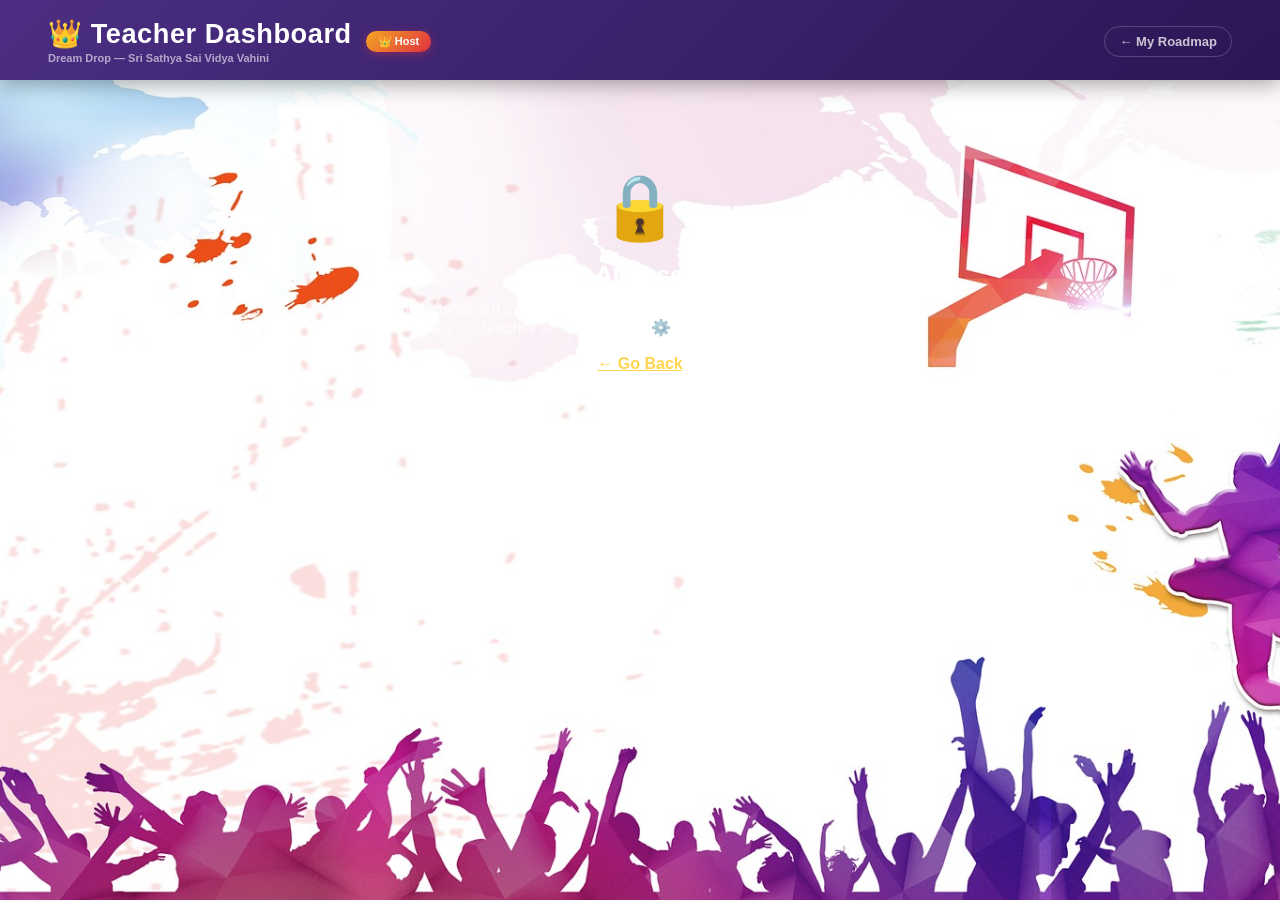
<file: host-dashboard.html>
<!DOCTYPE html>
<html lang="en">
<head>
  <meta charset="UTF-8">
  <meta name="viewport" content="width=device-width, initial-scale=1.0, maximum-scale=1.0, user-scalable=no">
  <title>Dream Drop — Teacher Dashboard</title>
  <style>
    *, *::before, *::after { box-sizing: border-box; margin: 0; padding: 0; }

    body {
      font-family: 'Segoe UI', Arial, sans-serif;
      background: url('Images/Common_Images/bg2.jpg') no-repeat center center / cover;
      background-color: #1a1a2e;
      min-height: 100vh;
      padding: 0 0 6vh;
      overflow-x: hidden;
    }

    /* ── Header ───────────────────────────────────────────── */
    .dash-header {
      background: linear-gradient(135deg, #4b2e83, #2c1654);
      padding: 18px clamp(16px,4vw,48px) 16px;
      display: flex;
      align-items: center;
      justify-content: space-between;
      gap: 12px;
      flex-wrap: wrap;
      box-shadow: 0 4px 20px rgba(0,0,0,0.35);
      position: sticky;
      top: 0;
      z-index: 100;
    }
    .dash-header .h-left { display: flex; align-items: center; gap: 14px; }
    .dash-title { font-size: clamp(1.1rem,3vw,1.7rem); font-weight: 900; color: #fff; letter-spacing: 0.02em; }
    .dash-sub   { font-size: 11px; color: rgba(255,255,255,0.6); font-weight: 600; margin-top: 2px; }
    .host-chip  {
      background: linear-gradient(135deg,#f5a623,#e03040);
      color: #fff; font-size: 11px; font-weight: 900;
      border-radius: 20px; padding: 4px 12px;
      display: flex; align-items: center; gap: 5px;
      box-shadow: 0 2px 8px rgba(229,48,64,0.4);
    }
    .back-link {
      color: rgba(255,255,255,0.75);
      text-decoration: none;
      font-size: 13px;
      font-weight: 700;
      display: flex; align-items: center; gap: 6px;
      padding: 7px 14px;
      border-radius: 20px;
      border: 1.5px solid rgba(255,255,255,0.2);
      transition: background 0.15s;
    }
    .back-link:hover { background: rgba(255,255,255,0.12); }

    /* ── Page body ────────────────────────────────────────── */
    .dash-body { max-width: 1100px; margin: 0 auto; padding: clamp(16px,3vw,32px) clamp(12px,3vw,32px); }

    /* ── Access denied ────────────────────────────────────── */
    #access-denied {
      display: none;
      text-align: center;
      padding: 10vh 2vw;
      color: #fff;
    }
    #access-denied .ad-icon { font-size: 4rem; margin-bottom: 16px; }
    #access-denied h2 { font-size: 1.6rem; margin-bottom: 10px; }
    #access-denied p  { font-size: 1rem; opacity: 0.7; }

    /* ── Class summary bar ────────────────────────────────── */
    .class-summary {
      display: grid;
      grid-template-columns: repeat(auto-fit, minmax(130px, 1fr));
      gap: 12px;
      margin-bottom: 28px;
    }
    .cs-card {
      background: rgba(255,255,255,0.93);
      border-radius: 16px;
      padding: 16px 12px;
      text-align: center;
      box-shadow: 0 4px 16px rgba(0,0,0,0.12);
    }
    .cs-icon  { font-size: 1.6rem; margin-bottom: 4px; }
    .cs-value { font-size: 1.4rem; font-weight: 900; color: #4b2e83; display: block; }
    .cs-label { font-size: 11px; color: #777; font-weight: 700; margin-top: 2px; text-transform: uppercase; letter-spacing: 0.05em; }

    /* ── Section heading ──────────────────────────────────── */
    .section-head {
      display: flex;
      align-items: center;
      justify-content: space-between;
      margin: 24px 0 14px;
      flex-wrap: wrap;
      gap: 10px;
    }
    .section-head h2 {
      font-size: clamp(1rem,2.5vw,1.3rem);
      font-weight: 900;
      color: #fff;
      text-shadow: 0 2px 8px rgba(0,0,0,0.4);
    }
    .section-head .sh-right { display: flex; gap: 8px; align-items: center; }

    /* Search + sort controls */
    #student-search {
      padding: 8px 14px;
      border-radius: 20px;
      border: 2px solid rgba(255,255,255,0.3);
      background: rgba(255,255,255,0.15);
      color: #fff;
      font-size: 13px;
      font-family: 'Segoe UI', Arial, sans-serif;
      outline: none;
      width: 180px;
      transition: border 0.15s, background 0.15s;
    }
    #student-search::placeholder { color: rgba(255,255,255,0.5); }
    #student-search:focus { border-color: rgba(255,255,255,0.7); background: rgba(255,255,255,0.22); }
    .sort-btn {
      padding: 7px 14px;
      border-radius: 20px;
      border: 1.5px solid rgba(255,255,255,0.3);
      background: rgba(255,255,255,0.12);
      color: rgba(255,255,255,0.85);
      font-size: 12px; font-weight: 700;
      cursor: pointer;
      transition: background 0.12s;
      font-family: 'Segoe UI', Arial, sans-serif;
    }
    .sort-btn.active, .sort-btn:hover { background: rgba(255,255,255,0.28); color: #fff; }

    /* ── Student grid ─────────────────────────────────────── */
    #student-grid {
      display: grid;
      grid-template-columns: repeat(auto-fill, minmax(300px, 1fr));
      gap: 18px;
    }

    /* ── Student card ─────────────────────────────────────── */
    .student-card {
      background: rgba(255,255,255,0.96);
      border-radius: 18px;
      overflow: hidden;
      box-shadow: 0 6px 24px rgba(0,0,0,0.15);
      transition: transform 0.18s, box-shadow 0.18s;
    }
    .student-card:hover { transform: translateY(-4px); box-shadow: 0 12px 32px rgba(0,0,0,0.22); }

    .sc-top {
      display: flex;
      align-items: center;
      gap: 14px;
      padding: 16px 18px 12px;
      border-bottom: 1px solid #f0f0f5;
    }
    .sc-photo {
      width: 54px; height: 54px;
      border-radius: 50%;
      object-fit: cover;
      border: 3px solid #4b2e83;
      flex-shrink: 0;
    }
    .sc-info { flex: 1; min-width: 0; }
    .sc-name {
      font-size: 1rem; font-weight: 900; color: #1a1a2e;
      white-space: nowrap; overflow: hidden; text-overflow: ellipsis;
    }
    .sc-jersey {
      display: inline-flex; align-items: center; gap: 5px;
      font-size: 11px; font-weight: 700; color: #666; margin-top: 3px;
    }
    .jersey-dot {
      width: 10px; height: 10px; border-radius: 50%;
      display: inline-block;
    }
    .sc-grade {
      font-size: 1.4rem; font-weight: 900;
      text-align: center;
      min-width: 38px;
    }

    /* Grade colours */
    .grade-s  { color: #7c4dff; }
    .grade-a  { color: #2ecc71; }
    .grade-b  { color: #1e88e5; }
    .grade-c  { color: #f5a623; }
    .grade-d  { color: #e03040; }
    .grade-nd { color: #aaa; }

    /* Progress bar inside card */
    .sc-progress-wrap {
      padding: 10px 18px 8px;
      border-bottom: 1px solid #f0f0f5;
    }
    .sc-progress-row {
      display: flex; justify-content: space-between;
      font-size: 11px; color: #888; font-weight: 700;
      margin-bottom: 5px;
    }
    .sc-prog-bar {
      height: 8px; background: #eee; border-radius: 6px; overflow: hidden;
    }
    .sc-prog-fill {
      height: 100%; border-radius: 6px;
      background: linear-gradient(90deg, #4b2e83, #7c4dff);
      transition: width 0.5s;
    }

    /* Stats row */
    .sc-stats {
      display: grid;
      grid-template-columns: repeat(3,1fr);
      gap: 0;
      border-bottom: 1px solid #f0f0f5;
    }
    .sc-stat {
      text-align: center;
      padding: 10px 6px;
      border-right: 1px solid #f5f5f8;
    }
    .sc-stat:last-child { border-right: none; }
    .sc-stat-val { font-size: 1rem; font-weight: 900; color: #1a1a2e; display: block; }
    .sc-stat-lbl { font-size: 10px; color: #999; font-weight: 700; margin-top: 2px; text-transform: uppercase; letter-spacing: 0.04em; }

    /* Badges preview */
    .sc-badges {
      padding: 8px 18px;
      display: flex;
      flex-wrap: wrap;
      gap: 4px;
      min-height: 34px;
      border-bottom: 1px solid #f0f0f5;
    }
    .sc-badge-icon { font-size: 1.2rem; }
    .sc-badge-none { font-size: 11px; color: #ccc; align-self: center; }

    /* Action buttons */
    .sc-actions {
      display: flex;
      gap: 8px;
      padding: 12px 18px;
    }
    .sc-btn {
      flex: 1;
      padding: 9px 10px;
      border-radius: 10px;
      border: none;
      font-size: 12px; font-weight: 800;
      cursor: pointer;
      font-family: 'Segoe UI', Arial, sans-serif;
      transition: opacity 0.12s, transform 0.1s;
      text-decoration: none;
      display: flex; align-items: center; justify-content: center;
      gap: 5px;
    }
    .sc-btn:hover  { opacity: 0.88; transform: scale(1.02); }
    .sc-btn:active { transform: scale(0.97); }
    .sc-btn.roadmap  { background: #4b2e83; color: #fff; }
    .sc-btn.analytics { background: #1e88e5; color: #fff; }
    .sc-btn.reset    { background: #fff0f0; color: #e03040; border: 1.5px solid #f5b5b5; }

    /* ── Analytics modal ──────────────────────────────────── */
    #analytics-modal {
      display: none;
      position: fixed;
      inset: 0;
      z-index: 9000;
      background: rgba(0,0,0,0.7);
      align-items: center;
      justify-content: center;
      padding: 20px;
    }
    #analytics-modal.open { display: flex; }
    .am-panel {
      background: #fff;
      border-radius: 20px;
      width: 100%;
      max-width: 620px;
      max-height: 85vh;
      overflow-y: auto;
      box-shadow: 0 20px 60px rgba(0,0,0,0.4);
    }
    .am-header {
      background: linear-gradient(135deg,#1e88e5,#1565c0);
      padding: 16px 20px;
      border-radius: 20px 20px 0 0;
      display: flex; align-items: center; justify-content: space-between;
      color: #fff;
      position: sticky; top: 0; z-index: 2;
    }
    .am-title { font-size: 1rem; font-weight: 900; }
    .am-close {
      background: rgba(255,255,255,0.18); border: none;
      border-radius: 50%; width: 30px; height: 30px;
      font-size: 16px; cursor: pointer; color: #fff;
      display: flex; align-items: center; justify-content: center;
    }
    .am-close:hover { background: rgba(255,255,255,0.3); }
    .am-body { padding: 20px; }

    .am-empty {
      text-align: center;
      padding: 40px 20px;
      color: #aaa;
    }
    .am-empty .am-empty-icon { font-size: 3rem; margin-bottom: 12px; }

    /* Analytics level list */
    .am-level-item {
      border: 1.5px solid #e8ecf5;
      border-radius: 12px;
      padding: 14px 16px;
      margin-bottom: 10px;
    }
    .am-level-head {
      display: flex; align-items: center; justify-content: space-between;
      margin-bottom: 10px;
    }
    .am-level-name { font-size: 14px; font-weight: 900; color: #1a1a2e; }
    .am-level-time { font-size: 11px; color: #aaa; }
    .am-level-stats {
      display: grid;
      grid-template-columns: repeat(3,1fr);
      gap: 8px;
    }
    .am-stat-box {
      background: #f5f7fc;
      border-radius: 8px;
      padding: 8px 6px;
      text-align: center;
    }
    .am-stat-val { font-size: 1rem; font-weight: 900; color: #4b2e83; display: block; }
    .am-stat-lbl { font-size: 10px; color: #999; font-weight: 700; text-transform: uppercase; }

    /* Path preview in analytics */
    .am-path-wrap {
      margin-top: 10px;
      background: #f5f7fc;
      border-radius: 8px;
      height: 80px;
      overflow: hidden;
      position: relative;
    }
    .am-path-canvas { width: 100%; height: 100%; }

    /* ── No students state ────────────────────────────────── */
    .no-students {
      text-align: center;
      padding: 6vh 2vw;
      color: rgba(255,255,255,0.7);
    }
    .no-students .ns-icon { font-size: 3rem; margin-bottom: 12px; }

    /* ── Responsive ───────────────────────────────────────── */
    @media (max-width: 500px) {
      #student-grid { grid-template-columns: 1fr; }
      .class-summary { grid-template-columns: repeat(3,1fr); }
    }
  </style>
</head>
<body>

  <!-- ── Header ── -->
  <div class="dash-header">
    <div class="h-left">
      <div>
        <div class="dash-title">👑 Teacher Dashboard</div>
        <div class="dash-sub">Dream Drop — Sri Sathya Sai Vidya Vahini</div>
      </div>
      <div class="host-chip" id="host-name-chip">👑 Host</div>
    </div>
    <a href="roadmap.html" class="back-link">← My Roadmap</a>
  </div>

  <!-- ── Access denied (non-host) ── -->
  <div id="access-denied">
    <div class="ad-icon">🔒</div>
    <h2>Host Access Only</h2>
    <p>This dashboard is only available to the assigned Host / Teacher player.<br>
       Ask your teacher to set a Host in ⚙️ Settings on the login page.</p>
    <br>
    <a href="roadmap.html" style="color:#ffd54f;font-weight:800;">← Go Back</a>
  </div>

  <!-- ── Main dashboard content ── -->
  <div class="dash-body" id="dash-content" style="display:none;">

    <!-- Class summary -->
    <div id="class-summary" class="class-summary"></div>

    <!-- Students section -->
    <div class="section-head">
      <h2>👥 All Students</h2>
      <div class="sh-right">
        <input id="student-search" type="text" placeholder="🔍 Search student…" oninput="filterStudents()">
        <button class="sort-btn active" id="sort-name"     onclick="sortStudents('name')">A–Z</button>
        <button class="sort-btn"       id="sort-progress"  onclick="sortStudents('progress')">Progress ↓</button>
        <button class="sort-btn"       id="sort-grade"     onclick="sortStudents('grade')">Grade</button>
      </div>
    </div>

    <div id="student-grid"></div>
    <div id="no-students" class="no-students" style="display:none;">
      <div class="ns-icon">👤</div>
      <p>No students yet. Add players on the login page.</p>
    </div>
  </div>

  <!-- ── Analytics modal ── -->
  <div id="analytics-modal">
    <div class="am-panel">
      <div class="am-header">
        <div class="am-title" id="am-title">Mouse Analytics</div>
        <button class="am-close" onclick="closeAnalytics()">✕</button>
      </div>
      <div class="am-body" id="am-body"></div>
    </div>
  </div>

  <script>
  // =============================================================
  // DREAM DROP — HOST DASHBOARD
  // =============================================================

  var BADGE_DEFS = {
    first_drop:  { icon:'🏀', name:'First Drop' },
    speed_demon: { icon:'⚡', name:'Speed Demon' },
    no_miss:     { icon:'🎯', name:'Perfect Shot' },
    hat_trick:   { icon:'🎩', name:'Hat Trick' },
    level_5:     { icon:'⭐', name:'Rising Star' },
    level_10:    { icon:'🌟', name:'All Star' },
    level_15:    { icon:'🏆', name:'Champion' },
    level_20:    { icon:'💎', name:'Diamond Player' },
    level_25:    { icon:'🚀', name:'Rocket' },
    level_30:    { icon:'👑', name:'Dream Drop King' },
    comeback:    { icon:'💪', name:'Comeback Kid' },
    hard_mode:   { icon:'🔥', name:'Fire Starter' },
    marathon:    { icon:'⏱️', name:'Marathon' },
  };

  var TOTAL_LEVELS = 33;

  // ── Access check ────────────────────────────────────────────
  var currentPid = localStorage.getItem('dreamdrop_current_player');
  var hostId     = localStorage.getItem('dreamdrop_host_player');
  var isHost     = currentPid && hostId && currentPid === hostId;

  if (!isHost) {
    document.getElementById('access-denied').style.display = 'block';
  } else {
    document.getElementById('dash-content').style.display = 'block';

    // Show host name in chip
    try {
      var allPlayers = JSON.parse(localStorage.getItem('dreamdrop_players') || '[]');
      var hostPlayer = allPlayers.find(function(p){ return p.id === hostId; });
      if (hostPlayer) {
        document.getElementById('host-name-chip').textContent = '👑 ' + hostPlayer.name;
      }
    } catch(e) {}

    buildDashboard();
  }

  // ── Helpers ─────────────────────────────────────────────────
  function loadPlayerProgress(pid) {
    try {
      var raw = localStorage.getItem('dreamdrop_progress_' + pid);
      if (!raw) raw = localStorage.getItem('dreamdrop_progress');
      if (raw) {
        var d = JSON.parse(raw);
        d.levels = d.levels || {};
        d.badges = d.badges || [];
        d.totalPlayTime = d.totalPlayTime || 0;
        d.totalLevelsCompleted = d.totalLevelsCompleted || 0;
        return d;
      }
    } catch(e) {}
    return { levels:{}, badges:[], totalPlayTime:0, totalLevelsCompleted:0 };
  }

  function getGrade(pct) {
    if (pct >= 90) return { letter:'S', cls:'grade-s', label:'Outstanding' };
    if (pct >= 75) return { letter:'A', cls:'grade-a', label:'Excellent' };
    if (pct >= 55) return { letter:'B', cls:'grade-b', label:'Good' };
    if (pct >= 35) return { letter:'C', cls:'grade-c', label:'Developing' };
    if (pct > 0)   return { letter:'D', cls:'grade-d', label:'Needs Support' };
    return { letter:'—', cls:'grade-nd', label:'Not Started' };
  }

  function formatTime(s) {
    if (!s) return '—';
    if (s < 60) return s + 's';
    return Math.floor(s/60) + 'm ' + (s%60) + 's';
  }

  function escHtml(s) {
    return String(s).replace(/&/g,'&amp;').replace(/</g,'&lt;').replace(/>/g,'&gt;').replace(/"/g,'&quot;');
  }

  // ── Build the full dashboard ─────────────────────────────────
  var _allStudents = [];
  var _currentSort = 'name';

  function buildDashboard() {
    var players = JSON.parse(localStorage.getItem('dreamdrop_players') || '[]');
    // Exclude the host from student list
    var students = players.filter(function(p){ return p.id !== hostId; });

    // Enrich each student with their progress
    _allStudents = students.map(function(p) {
      var prog = loadPlayerProgress(p.id);
      var pct  = Math.round((prog.totalLevelsCompleted / TOTAL_LEVELS) * 100);
      var grade = getGrade(pct);
      var bestTime = null;
      Object.values(prog.levels).forEach(function(l) {
        if (l.bestTime !== null && l.bestTime !== undefined) {
          if (bestTime === null || l.bestTime < bestTime) bestTime = l.bestTime;
        }
      });
      return {
        player:   p,
        prog:     prog,
        pct:      pct,
        grade:    grade,
        bestTime: bestTime,
      };
    });

    buildClassSummary(_allStudents);
    renderStudentGrid(_allStudents);
  }

  function buildClassSummary(students) {
    var total    = students.length;
    var avgPct   = total ? Math.round(students.reduce(function(s,x){ return s+x.pct; },0)/total) : 0;
    var totalBadges = students.reduce(function(s,x){ return s+x.prog.badges.length; },0);
    var totalTime   = students.reduce(function(s,x){ return s+x.prog.totalPlayTime; },0);
    var completed   = students.filter(function(x){ return x.pct === 100; }).length;
    var topStudent  = total ? students.slice().sort(function(a,b){ return b.pct-a.pct; })[0] : null;

    document.getElementById('class-summary').innerHTML =
      '<div class="cs-card"><div class="cs-icon">👥</div><span class="cs-value">' + total + '</span><span class="cs-label">Students</span></div>' +
      '<div class="cs-card"><div class="cs-icon">📈</div><span class="cs-value">' + avgPct + '%</span><span class="cs-label">Avg Progress</span></div>' +
      '<div class="cs-card"><div class="cs-icon">⏱️</div><span class="cs-value">' + formatTime(totalTime) + '</span><span class="cs-label">Total Play Time</span></div>' +
      '<div class="cs-card"><div class="cs-icon">🎖️</div><span class="cs-value">' + totalBadges + '</span><span class="cs-label">Badges Earned</span></div>' +
      '<div class="cs-card"><div class="cs-icon">🏆</div><span class="cs-value">' + completed + '</span><span class="cs-label">Finished All</span></div>' +
      (topStudent ? '<div class="cs-card"><div class="cs-icon">⭐</div><span class="cs-value" style="font-size:0.95rem;max-width:100%;overflow:hidden;text-overflow:ellipsis;white-space:nowrap;">' + escHtml(topStudent.player.name) + '</span><span class="cs-label">Top Student</span></div>' : '');
  }

  function renderStudentGrid(students) {
    var grid = document.getElementById('student-grid');
    var noMsg = document.getElementById('no-students');

    if (!students || students.length === 0) {
      grid.innerHTML = '';
      noMsg.style.display = 'block';
      return;
    }
    noMsg.style.display = 'none';

    var html = '';
    students.forEach(function(s) {
      var p    = s.player;
      var prog = s.prog;
      var pct  = s.pct;
      var grade = s.grade;

      var badgesHtml = '';
      if (prog.badges.length === 0) {
        badgesHtml = '<span class="sc-badge-none">No badges yet</span>';
      } else {
        prog.badges.slice(0,8).forEach(function(id) {
          var b = BADGE_DEFS[id];
          if (b) badgesHtml += '<span class="sc-badge-icon" title="' + escHtml(b.name) + '">' + b.icon + '</span>';
        });
        if (prog.badges.length > 8) badgesHtml += '<span class="sc-badge-none">+' + (prog.badges.length-8) + '</span>';
      }

      html +=
        '<div class="student-card" id="sc-' + escHtml(p.id) + '">' +
          '<div class="sc-top">' +
            '<img class="sc-photo" src="' + escHtml(p.photo||'') + '" onerror="this.src=\'data:image/svg+xml,<svg xmlns=&quot;http://www.w3.org/2000/svg&quot; width=&quot;54&quot; height=&quot;54&quot;><rect width=&quot;54&quot; height=&quot;54&quot; rx=&quot;27&quot; fill=&quot;' + encodeURIComponent(p.jerseyColor||'#4b2e83') + '&quot;/></svg>\'" alt="' + escHtml(p.name) + '">' +
            '<div class="sc-info">' +
              '<div class="sc-name">' + escHtml(p.name) + '</div>' +
              '<div class="sc-jersey"><span class="jersey-dot" style="background:' + escHtml(p.jerseyColor||'#4b2e83') + '"></span>#' + escHtml(String(p.jerseyNum||'')) + ' · ' + escHtml(p.jerseyColor||'') + '</div>' +
            '</div>' +
            '<div class="sc-grade ' + grade.cls + '" title="' + grade.label + '">' + grade.letter + '</div>' +
          '</div>' +

          '<div class="sc-progress-wrap">' +
            '<div class="sc-progress-row"><span>' + grade.label + '</span><span>' + pct + '% (' + prog.totalLevelsCompleted + '/' + TOTAL_LEVELS + ' levels)</span></div>' +
            '<div class="sc-prog-bar"><div class="sc-prog-fill" style="width:' + pct + '%"></div></div>' +
          '</div>' +

          '<div class="sc-stats">' +
            '<div class="sc-stat"><span class="sc-stat-val">' + prog.badges.length + '</span><span class="sc-stat-lbl">Badges</span></div>' +
            '<div class="sc-stat"><span class="sc-stat-val">' + formatTime(prog.totalPlayTime) + '</span><span class="sc-stat-lbl">Play Time</span></div>' +
            '<div class="sc-stat"><span class="sc-stat-val">' + formatTime(s.bestTime) + '</span><span class="sc-stat-lbl">Best Time</span></div>' +
          '</div>' +

          '<div class="sc-badges">' + badgesHtml + '</div>' +

          '<div class="sc-actions">' +
            '<a class="sc-btn roadmap" href="roadmap.html?player=' + encodeURIComponent(p.id) + '" onclick="switchToPlayer(\'' + escHtml(p.id) + '\')">🗺️ Roadmap</a>' +
            '<button class="sc-btn analytics" onclick="openAnalytics(\'' + escHtml(p.id) + '\',\'' + escHtml(p.name) + '\')">📊 Analytics</button>' +
            '<button class="sc-btn reset" onclick="resetStudent(\'' + escHtml(p.id) + '\',\'' + escHtml(p.name) + '\')">🗑️ Reset</button>' +
          '</div>' +
        '</div>';
    });

    grid.innerHTML = html;
  }

  // ── Sorting ──────────────────────────────────────────────────
  function sortStudents(by) {
    _currentSort = by;
    document.querySelectorAll('.sort-btn').forEach(function(b){ b.classList.remove('active'); });
    document.getElementById('sort-' + by).classList.add('active');

    var sorted = _allStudents.slice();
    if (by === 'name')     sorted.sort(function(a,b){ return a.player.name.localeCompare(b.player.name); });
    if (by === 'progress') sorted.sort(function(a,b){ return b.pct - a.pct; });
    if (by === 'grade')    sorted.sort(function(a,b){ return b.pct - a.pct; });

    var query = document.getElementById('student-search').value.trim().toLowerCase();
    if (query) sorted = sorted.filter(function(s){ return s.player.name.toLowerCase().includes(query); });
    renderStudentGrid(sorted);
  }

  // ── Search ───────────────────────────────────────────────────
  function filterStudents() {
    var q = document.getElementById('student-search').value.trim().toLowerCase();
    var filtered = _allStudents.filter(function(s){ return !q || s.player.name.toLowerCase().includes(q); });
    if (_currentSort === 'progress' || _currentSort === 'grade') filtered.sort(function(a,b){ return b.pct-a.pct; });
    else filtered.sort(function(a,b){ return a.player.name.localeCompare(b.player.name); });
    renderStudentGrid(filtered);
  }

  // ── Switch player & open roadmap ─────────────────────────────
  function switchToPlayer(pid) {
    localStorage.setItem('dreamdrop_current_player', pid);
  }

  // ── Reset student progress ───────────────────────────────────
  function resetStudent(pid, name) {
    if (!confirm('Reset ALL progress for ' + name + '? This cannot be undone.')) return;
    try {
      localStorage.removeItem('dreamdrop_progress_' + pid);
      localStorage.removeItem('dreamdrop_mousedata_' + pid);
    } catch(e) {}
    buildDashboard();
  }

  // ── Analytics modal ──────────────────────────────────────────
  function openAnalytics(pid, name) {
    document.getElementById('am-title').textContent = '📊 ' + name + ' — Mouse Analytics';
    var body = document.getElementById('am-body');

    // Try to load mouse data from localStorage
    // Data saved by firebase-sync.js under dreamdrop_mousedata_{pid} or similar
    var mouseData = null;
    try {
      var raw = localStorage.getItem('dreamdrop_mousedata_' + pid);
      if (raw) mouseData = JSON.parse(raw);
    } catch(e) {}

    // Also check per-level keys
    var levels = [];
    try {
      for (var k in localStorage) {
        if (localStorage.hasOwnProperty(k) && k.startsWith('dreamdrop_mouse_' + pid + '_')) {
          var lvlRaw = localStorage.getItem(k);
          if (lvlRaw) {
            var lvlData = JSON.parse(lvlRaw);
            lvlData._key = k;
            levels.push(lvlData);
          }
        }
      }
    } catch(e) {}

    // Also pull progress data for display
    var prog = loadPlayerProgress(pid);

    if (levels.length === 0 && !mouseData) {
      // Show progress summary even without mouse data
      body.innerHTML = buildAnalyticsFallback(prog, name);
    } else {
      body.innerHTML = buildAnalyticsBody(levels, mouseData, prog);
      // Draw paths
      levels.forEach(function(lvl, i) {
        if (lvl.path && lvl.path.length > 1) {
          drawPath('am-path-' + i, lvl.path);
        }
      });
    }

    document.getElementById('analytics-modal').classList.add('open');
  }

  function buildAnalyticsFallback(prog, name) {
    var html = '<div style="margin-bottom:16px;">';
    html += '<div style="font-size:13px;color:#888;margin-bottom:14px;">No mouse tracking data saved yet for this student. Mouse data is recorded during gameplay and saved per level.</div>';
    html += '<div style="display:grid;grid-template-columns:repeat(3,1fr);gap:10px;margin-bottom:14px;">';
    html += '<div class="am-stat-box"><span class="am-stat-val">' + prog.totalLevelsCompleted + '</span><span class="am-stat-lbl">Levels Done</span></div>';
    html += '<div class="am-stat-box"><span class="am-stat-val">' + formatTime(prog.totalPlayTime) + '</span><span class="am-stat-lbl">Play Time</span></div>';
    html += '<div class="am-stat-box"><span class="am-stat-val">' + prog.badges.length + '</span><span class="am-stat-lbl">Badges</span></div>';
    html += '</div>';

    if (prog.badges.length > 0) {
      html += '<div style="font-size:12px;font-weight:800;color:#444;margin-bottom:8px;">Badges Earned</div>';
      html += '<div style="display:flex;flex-wrap:wrap;gap:6px;">';
      prog.badges.forEach(function(id) {
        var b = BADGE_DEFS[id];
        if (b) html += '<span title="' + escHtml(b.name) + '" style="font-size:1.4rem;">' + b.icon + '</span>';
      });
      html += '</div>';
    }

    html += '</div>';
    return html;
  }

  function buildAnalyticsBody(levels, mouseData, prog) {
    var html = '';

    // Overall summary
    html += '<div style="display:grid;grid-template-columns:repeat(3,1fr);gap:10px;margin-bottom:16px;">';
    html += '<div class="am-stat-box"><span class="am-stat-val">' + levels.length + '</span><span class="am-stat-lbl">Levels Tracked</span></div>';
    html += '<div class="am-stat-box"><span class="am-stat-val">' + prog.totalLevelsCompleted + '</span><span class="am-stat-lbl">Levels Done</span></div>';
    html += '<div class="am-stat-box"><span class="am-stat-val">' + formatTime(prog.totalPlayTime) + '</span><span class="am-stat-lbl">Play Time</span></div>';
    html += '</div>';

    // Per-level analytics
    levels.forEach(function(lvl, i) {
      html += '<div class="am-level-item">';
      html += '<div class="am-level-head">' +
        '<div class="am-level-name">' + escHtml(lvl.level || lvl._key || 'Level') + '</div>' +
        '<div class="am-level-time">' + escHtml(lvl.timestamp ? new Date(lvl.timestamp).toLocaleString() : '') + '</div>' +
      '</div>';
      html += '<div class="am-level-stats">';
      html += '<div class="am-stat-box"><span class="am-stat-val">' + (lvl.pointCount||0) + '</span><span class="am-stat-lbl">Points</span></div>';
      html += '<div class="am-stat-box"><span class="am-stat-val">' + escHtml(lvl.duration||'—') + '</span><span class="am-stat-lbl">Duration</span></div>';
      html += '<div class="am-stat-box"><span class="am-stat-val">' + (lvl.path ? lvl.path.length : 0) + '</span><span class="am-stat-lbl">Path pts</span></div>';
      html += '</div>';

      if (lvl.path && lvl.path.length > 1) {
        html += '<div class="am-path-wrap"><canvas id="am-path-' + i + '" class="am-path-canvas"></canvas></div>';
      }
      html += '</div>';
    });

    return html;
  }

  function drawPath(canvasId, path) {
    setTimeout(function() {
      var canvas = document.getElementById(canvasId);
      if (!canvas) return;
      canvas.width  = canvas.offsetWidth  || 300;
      canvas.height = canvas.offsetHeight || 80;
      var ctx = canvas.getContext('2d');
      ctx.clearRect(0, 0, canvas.width, canvas.height);

      // Normalize path to canvas size
      var xs = path.map(function(p){ return p.x; });
      var ys = path.map(function(p){ return p.y; });
      var minX = Math.min.apply(null, xs), maxX = Math.max.apply(null, xs);
      var minY = Math.min.apply(null, ys), maxY = Math.max.apply(null, ys);
      var rngX = maxX - minX || 1, rngY = maxY - minY || 1;
      var pad = 8;
      function nx(x){ return pad + ((x-minX)/rngX)*(canvas.width-pad*2); }
      function ny(y){ return pad + ((y-minY)/rngY)*(canvas.height-pad*2); }

      ctx.strokeStyle = '#4b2e83';
      ctx.lineWidth   = 1.5;
      ctx.lineJoin    = 'round';
      ctx.lineCap     = 'round';
      ctx.beginPath();
      ctx.moveTo(nx(path[0].x), ny(path[0].y));
      for (var i = 1; i < path.length; i++) {
        ctx.lineTo(nx(path[i].x), ny(path[i].y));
      }
      ctx.stroke();

      // Start dot (green)
      ctx.fillStyle = '#2ecc71';
      ctx.beginPath();
      ctx.arc(nx(path[0].x), ny(path[0].y), 4, 0, Math.PI*2);
      ctx.fill();

      // End dot (red)
      ctx.fillStyle = '#e03040';
      ctx.beginPath();
      ctx.arc(nx(path[path.length-1].x), ny(path[path.length-1].y), 4, 0, Math.PI*2);
      ctx.fill();
    }, 50);
  }

  function closeAnalytics() {
    document.getElementById('analytics-modal').classList.remove('open');
  }

  // Close modal on backdrop click
  document.getElementById('analytics-modal').addEventListener('click', function(e) {
    if (e.target === this) closeAnalytics();
  });

  </script>
</body>
</html>
</file>
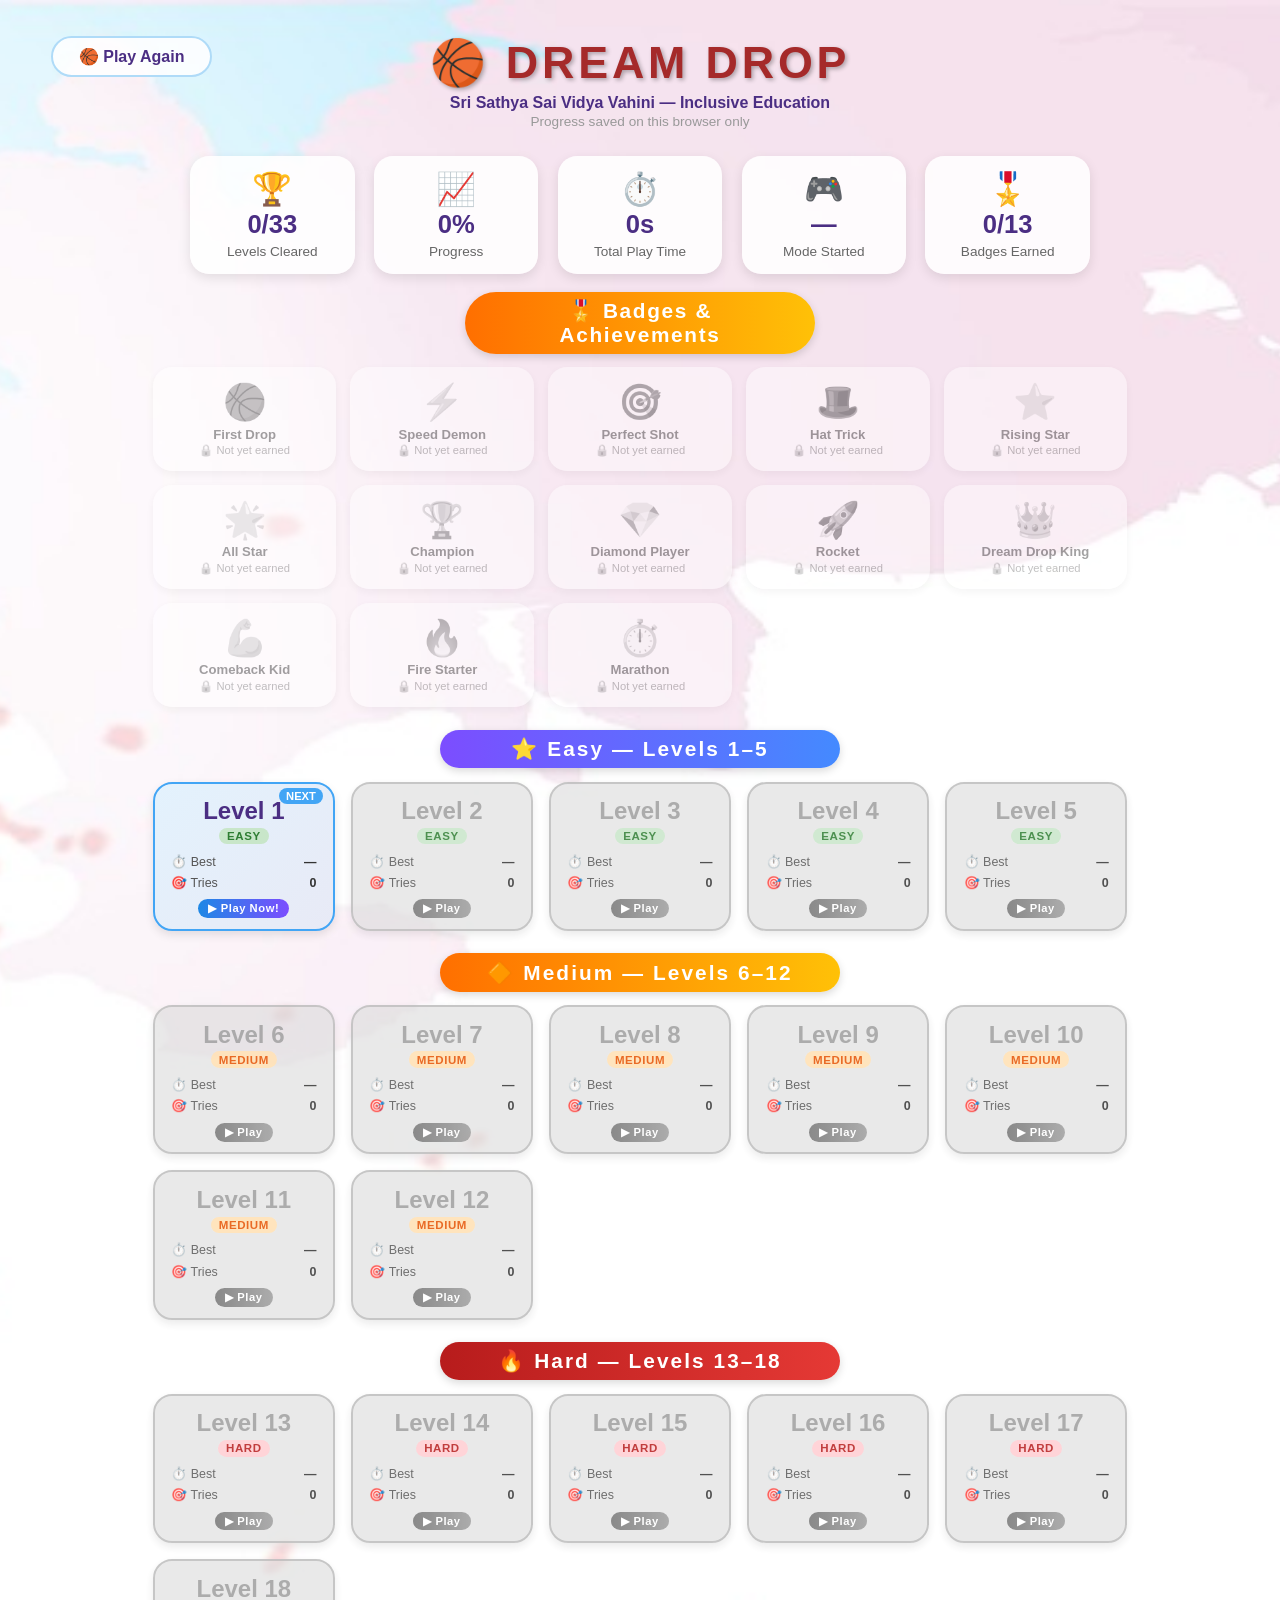
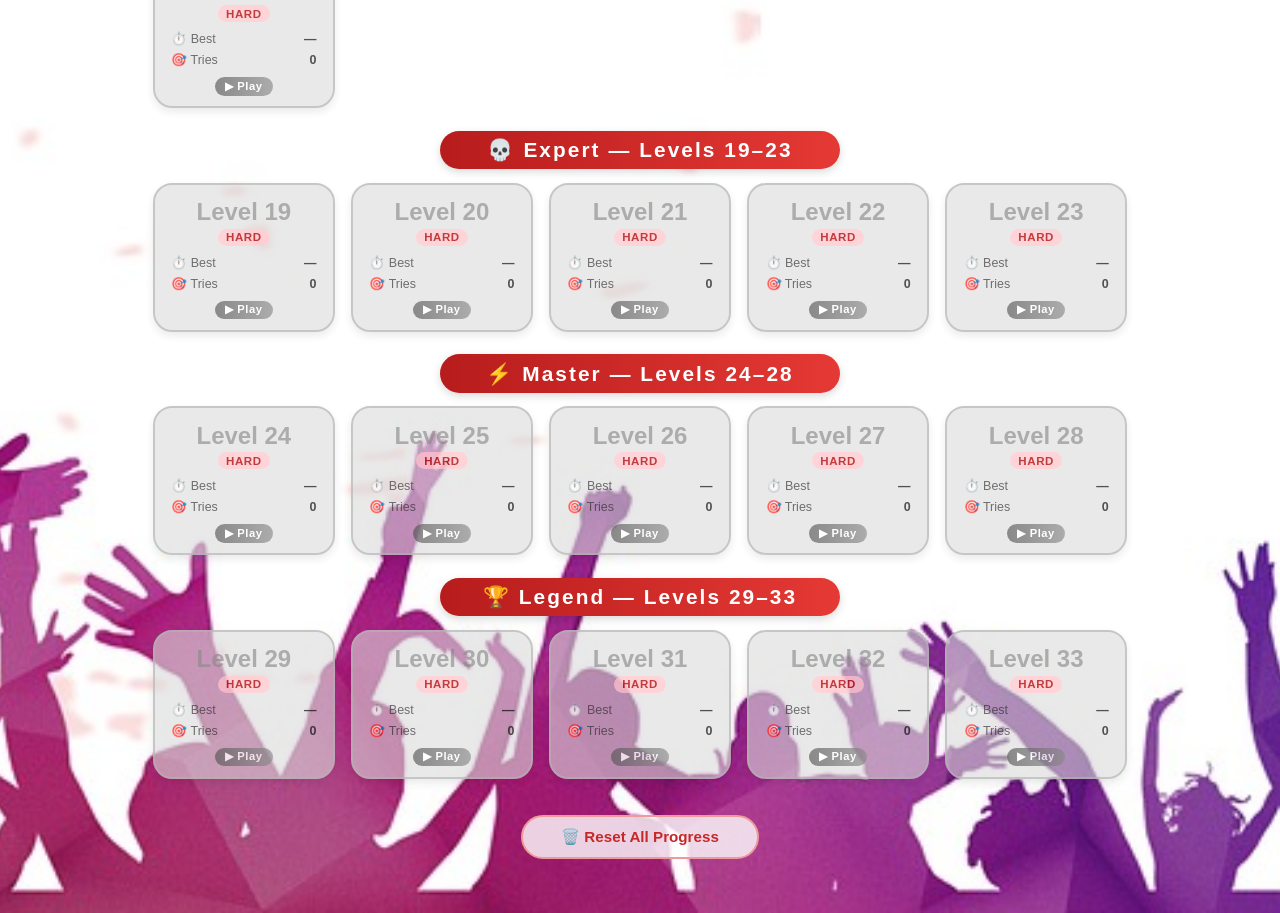
<file: roadmap.html>
<!DOCTYPE html>
<html lang="en">
<head>
  <meta charset="UTF-8">
  <meta name="viewport" content="width=device-width, initial-scale=1.0, maximum-scale=1.0, user-scalable=no">
  <title>Dream Drop — My Progress</title>
  <style>
    *, *::before, *::after { box-sizing: border-box; margin: 0; padding: 0; }
    body {
      font-family: Arial, sans-serif;
      background: url('Images/Common_Images/bg2.jpg') no-repeat center center / cover;
      background-color: #e8f4ff;
      min-height: 100vh;
      padding: 2vh 2vw 6vh;
      overflow-x: hidden;
    }

    /* ---- Header ---- */
    .rm-header { text-align:center; padding:2vh 0 1vh; position:relative; }
    .rm-header h1 { font-size:clamp(1.4rem,5vw,2.8rem); color:brown; text-transform:uppercase; letter-spacing:0.3vw; text-shadow:2px 2px 4px rgba(0,0,0,0.3); }
    .rm-header p  { font-size:clamp(0.75rem,2vw,1rem); color:#4b2e83; font-weight:bold; margin-top:0.5vh; }

    .back-btn {
      position:absolute; top:2vh; left:2vw;
      background:rgba(255,255,255,0.85); border:2px solid #afdbf8; border-radius:2em;
      padding:1vh 2vw; font-size:clamp(0.7rem,1.8vw,1rem); font-weight:bold;
      cursor:pointer; color:#4b2e83; text-decoration:none;
      display:inline-flex; align-items:center; gap:0.5em; transition:background 0.2s;
    }
    .back-btn:hover { background:white; }

    /* ---- Summary Bar ---- */
    .summary-bar { display:flex; flex-wrap:wrap; justify-content:center; gap:1.5vw; margin:2vh auto; max-width:900px; }
    .summary-card { background:rgba(255,255,255,0.88); border-radius:1.2em; padding:1.5vh 2.5vw; text-align:center; min-width:110px; flex:1; box-shadow:0 4px 12px rgba(0,0,0,0.1); }
    .summary-card .s-icon  { font-size:clamp(1.2rem,3vw,2rem); }
    .summary-card .s-value { font-size:clamp(1rem,2.5vw,1.6rem); font-weight:bold; color:#4b2e83; display:block; margin:0.3vh 0; }
    .summary-card .s-label { font-size:clamp(0.6rem,1.5vw,0.85rem); color:#666; }

    /* ---- Badges Section ---- */
    .badges-section { max-width:1000px; margin:2vh auto; }
    .section-title {
      text-align:center; font-size:clamp(0.95rem,2.2vw,1.3rem); font-weight:bold;
      color:white; background:linear-gradient(90deg,#ff6f00,#ffc107);
      border-radius:2em; padding:0.8vh 3vw; margin:0 auto 1.5vh;
      max-width:350px; letter-spacing:0.08em; box-shadow:0 3px 8px rgba(0,0,0,0.15);
    }
    .section-title.blue { background:linear-gradient(90deg,#7c4dff,#448aff); }

    .badges-grid { display:grid; grid-template-columns:repeat(auto-fill, minmax(clamp(130px,15vw,160px),1fr)); gap:clamp(8px,1.2vw,14px); padding:0 1vw; }

    .badge-card {
      background:rgba(255,255,255,0.92); border-radius:1.2em; padding:1.5vh 1vw;
      text-align:center; box-shadow:0 3px 10px rgba(0,0,0,0.1);
      transition:transform 0.15s;
    }
    .badge-card:hover { transform:translateY(-3px); }
    .badge-card.earned { background:linear-gradient(135deg,#fff8e1,#fffde7); border:2px solid #ffd54f; }
    .badge-card.locked { opacity:0.45; filter:grayscale(1); }
    .badge-card .b-icon { font-size:clamp(1.6rem,3.5vw,2.2rem); }
    .badge-card .b-name { font-size:clamp(0.65rem,1.3vw,0.82rem); font-weight:bold; color:#333; margin:0.4vh 0 0.2vh; }
    .badge-card .b-desc { font-size:clamp(0.55rem,1.1vw,0.7rem); color:#777; line-height:1.3; }
    .badge-card.earned .b-name { color:#e65100; }

    /* ---- Tier Heading ---- */
    .tier-heading {
      text-align:center; font-size:clamp(0.9rem,2.2vw,1.3rem); font-weight:bold;
      color:white; background:linear-gradient(90deg,#7c4dff,#448aff); border-radius:2em;
      padding:0.8vh 3vw; margin:2.5vh auto 1.5vh; max-width:400px;
      letter-spacing:0.1em; box-shadow:0 3px 8px rgba(0,0,0,0.15);
    }
    .tier-heading.medium-tier { background:linear-gradient(90deg,#ff6f00,#ffc107); }
    .tier-heading.hard-tier   { background:linear-gradient(90deg,#b71c1c,#e53935); }

    /* ---- Level Grid ---- */
    .level-grid { display:grid; grid-template-columns:repeat(auto-fill, minmax(clamp(120px,18vw,180px),1fr)); gap:clamp(8px,1.5vw,16px); max-width:1000px; margin:0 auto; padding:0 1vw; }

    .level-card {
      background:rgba(255,255,255,0.9); border-radius:1.2em; padding:1.5vh 1vw 1.2vh;
      text-align:center; box-shadow:0 4px 10px rgba(0,0,0,0.1);
      transition:transform 0.18s, box-shadow 0.18s; position:relative; cursor:pointer;
    }
    .level-card:hover { transform:translateY(-5px); box-shadow:0 10px 22px rgba(66,165,245,0.35); }
    .level-card:active { transform:scale(0.97); }
    .level-card.completed { background:linear-gradient(135deg,#e8f5e9,#f1f8e9); border:2px solid #81c784; }
    .level-card.current   { background:linear-gradient(135deg,#e3f2fd,#e8eaf6); border:2px solid #42a5f5; animation:pulse-border 2s ease infinite; }
    .level-card.locked    { background:rgba(220,220,220,0.7); border:2px solid #bdbdbd; opacity:0.85; }

    @keyframes pulse-border {
      0%,100% { box-shadow:0 0 0 0 rgba(66,165,245,0.4); }
      50%      { box-shadow:0 0 0 6px rgba(66,165,245,0); }
    }

    .level-num { font-size:clamp(1rem,2.5vw,1.5rem); font-weight:bold; color:#4b2e83; }
    .level-card.locked .level-num { color:#9e9e9e; }

    .diff-badge { display:inline-block; font-size:clamp(0.55rem,1.2vw,0.72rem); font-weight:bold; border-radius:1em; padding:0.2em 0.7em; margin:0.3vh 0; text-transform:uppercase; letter-spacing:0.05em; }
    .diff-badge.Easy   { background:#c8e6c9; color:#2e7d32; }
    .diff-badge.Medium { background:#ffe0b2; color:#e65100; }
    .diff-badge.Hard   { background:#ffcdd2; color:#b71c1c; }

    .level-stats { margin-top:0.5vh; font-size:clamp(0.6rem,1.3vw,0.78rem); color:#555; line-height:1.7; }
    .stat-row    { display:flex; justify-content:space-between; align-items:center; padding:0 0.3em; }
    .stat-val    { font-weight:bold; color:#333; }

    .check-badge { position:absolute; top:0.5vh; right:0.8vw; font-size:clamp(0.8rem,1.8vw,1.1rem); color:#43a047; }
    .next-badge  { position:absolute; top:0.5vh; right:0.8vw; font-size:clamp(0.55rem,1.2vw,0.7rem); font-weight:bold; color:white; background:#42a5f5; border-radius:1em; padding:0.15em 0.6em; text-transform:uppercase; }
    .first-try   { position:absolute; top:0.5vh; left:0.8vw; font-size:0.75rem; }

    /* ---- Reset ---- */
    .reset-section { text-align:center; margin-top:4vh; }
    .reset-btn { background:rgba(255,255,255,0.8); border:2px solid #ef9a9a; border-radius:2em; padding:1.2vh 3vw; font-size:clamp(0.7rem,1.8vw,0.95rem); font-weight:bold; color:#c62828; cursor:pointer; transition:background 0.2s; }
    .reset-btn:hover { background:#ffebee; }

    .empty-state { text-align:center; padding:6vh 2vw; color:#666; }
    .empty-state .empty-icon { font-size:clamp(2rem,6vw,4rem); }
    .empty-state p { font-size:clamp(0.85rem,2vw,1.1rem); margin-top:1.5vh; }


    .play-btn {
      display:inline-block; margin-top:0.6vh;
      font-size:clamp(0.55rem,1.1vw,0.7rem); font-weight:bold;
      color:#fff; border-radius:1em; padding:0.25em 0.9em;
      letter-spacing:0.05em; pointer-events:none;
    }
    .level-card.completed .play-btn { background:linear-gradient(90deg,#43a047,#66bb6a); }
    .level-card.current   .play-btn { background:linear-gradient(90deg,#1e88e5,#7c4dff); }
    .level-card.locked    .play-btn { background:linear-gradient(90deg,#757575,#9e9e9e); }
    .level-card:not(.completed):not(.current):not(.locked) .play-btn { background:linear-gradient(90deg,#42a5f5,#7c4dff); }

    @media (max-width:500px) {
      .level-grid   { grid-template-columns:repeat(3,1fr); }
      .badges-grid  { grid-template-columns:repeat(3,1fr); }
    }
  </style>
</head>
<body>

  <div class="rm-header">
    <a href="index.html" class="back-btn">🏀 Play Again</a>
    <!-- Host dashboard button — injected by JS if current player is host -->
    <div id="host-dashboard-btn-wrap" style="display:none;position:absolute;top:2vh;right:2vw;">
      <a href="host-dashboard.html" style="background:linear-gradient(135deg,#f5a623,#e03040);color:#fff;border:none;border-radius:2em;padding:1vh 2vw;font-size:clamp(0.7rem,1.8vw,1rem);font-weight:800;cursor:pointer;text-decoration:none;display:inline-flex;align-items:center;gap:0.5em;box-shadow:0 4px 14px rgba(229,48,64,0.35);">
        👑 Teacher Dashboard
      </a>
    </div>
    <h1>🏀 Dream Drop</h1>
    <p>Sri Sathya Sai Vidya Vahini — Inclusive Education</p>
    <p style="color:#999;font-weight:normal;font-size:clamp(0.65rem,1.5vw,0.85rem);margin-top:0.3vh;">Progress saved on this browser only</p>
  </div>

  <div class="summary-bar" id="summary-bar"></div>
  <div id="roadmap-content"></div>

  <div class="reset-section">
    <button class="reset-btn" onclick="confirmReset()">🗑️ Reset All Progress</button>
  </div>

  <script>
    function getStorageKey(){var pid=localStorage.getItem('dreamdrop_current_player');return pid?('dreamdrop_progress_'+pid):'dreamdrop_progress_guest';}
    const STORAGE_KEY = getStorageKey();

    // ── Show Teacher Dashboard button if current player is the Host ──
    (function(){
      try {
        var pid    = localStorage.getItem('dreamdrop_current_player');
        var hostId = localStorage.getItem('dreamdrop_host_player');
        if (pid && hostId && pid === hostId) {
          document.getElementById('host-dashboard-btn-wrap').style.display = 'block';
        }
      } catch(e) {}
    })();
    (function(){try{var pid=localStorage.getItem('dreamdrop_current_player');if(!pid)return;var hdr=document.querySelector('.rm-header');if(!hdr)return;var isGuest=!!localStorage.getItem('dreamdrop_guest_session');var badge=document.createElement('div');badge.style.cssText='display:flex;align-items:center;justify-content:center;gap:10px;margin-top:8px;';if(isGuest){badge.innerHTML='<div style="width:42px;height:42px;border-radius:50%;background:#4b2e83;display:flex;align-items:center;justify-content:center;color:#fff;font-weight:800;font-size:1.1rem;flex-shrink:0;">G</div><span style="font-weight:800;font-size:1rem;color:#1a1a2e;">Guest</span><a href="index.html" style="font-size:0.75rem;color:#888;text-decoration:none;border:1px solid #ccc;border-radius:6px;padding:3px 10px;">Switch</a>';hdr.appendChild(badge);return;}var players=JSON.parse(localStorage.getItem('dreamdrop_players')||'[]');var p=players.find(function(pl){return pl.id===pid;});if(!p)return;badge.innerHTML='<div style="width:42px;height:42px;border-radius:50%;overflow:hidden;border:3px solid '+p.jerseyColor+';flex-shrink:0;"><img src="'+p.photo+'" style="width:100%;height:100%;object-fit:cover;"></div><span style="font-weight:800;font-size:1rem;color:#1a1a2e;">'+p.name+'</span><a href="index.html" style="font-size:0.75rem;color:#888;text-decoration:none;border:1px solid #ccc;border-radius:6px;padding:3px 10px;">Switch</a>';hdr.appendChild(badge);}catch(e){}})();

    const BADGE_DEFS = {
      first_drop:  { icon:'🏀', name:'First Drop',      desc:'Complete your first level!' },
      speed_demon: { icon:'⚡', name:'Speed Demon',     desc:'Complete a level in under 5s' },
      no_miss:     { icon:'🎯', name:'Perfect Shot',    desc:'Complete a level on first try' },
      hat_trick:   { icon:'🎩', name:'Hat Trick',       desc:'Complete 3 levels in a row' },
      level_5:     { icon:'⭐', name:'Rising Star',     desc:'Complete 5 levels' },
      level_10:    { icon:'🌟', name:'All Star',        desc:'Complete 10 levels' },
      level_15:    { icon:'🏆', name:'Champion',        desc:'Complete 15 levels' },
      level_20:    { icon:'💎', name:'Diamond Player',  desc:'Complete 20 levels' },
      level_25:    { icon:'🚀', name:'Rocket',          desc:'Complete 25 levels' },
      level_30:    { icon:'👑', name:'Dream Drop King', desc:'Complete ALL 30 levels!' },
      comeback:    { icon:'💪', name:'Comeback Kid',    desc:'Complete after 3+ fails' },
      hard_mode:   { icon:'🔥', name:'Fire Starter',   desc:'Complete a Hard mode level' },
      marathon:    { icon:'⏱️', name:'Marathon',        desc:'Play for over 10 minutes' },
    };

    function loadProgress() {
      try {
        const raw = localStorage.getItem(STORAGE_KEY);
        if (raw) {
          const d = JSON.parse(raw);
          d.levels = d.levels || {};
          d.badges = d.badges || [];
          d.totalPlayTime = d.totalPlayTime || 0;
          d.totalLevelsCompleted = d.totalLevelsCompleted || 0;
          d.highestLevel = d.highestLevel || 0;
          return d;
        }
      } catch(e) {}
      return { difficulty:null, highestLevel:0, totalPlayTime:0, totalLevelsCompleted:0, levels:{}, badges:[] };
    }

    function formatTime(s) {
      if (s===null||s===undefined) return '—';
      if (s<60) return s+'s';
      return Math.floor(s/60)+'m '+s%60+'s';
    }

    function getLevelDiff(lvl) {
      if (lvl <= 5)  return 'Easy';    // levels 1-5 are Easy (incl. new 3,4,5)
      if (lvl <= 12) return 'Medium';  // levels 6-12
      return 'Hard';
    }

    function buildPage() {
      const data = loadProgress();
      const earnedBadges = data.badges || [];
      const completed    = data.totalLevelsCompleted || 0;
      const pct          = Math.round((completed / 33) * 100);
      const highestUnlocked = Math.max(1, data.highestLevel + 1);

      // ---- Summary ----
      document.getElementById('summary-bar').innerHTML = `
        <div class="summary-card"><div class="s-icon">🏆</div><span class="s-value">${completed}/33</span><span class="s-label">Levels Cleared</span></div>
        <div class="summary-card"><div class="s-icon">📈</div><span class="s-value">${pct}%</span><span class="s-label">Progress</span></div>
        <div class="summary-card"><div class="s-icon">⏱️</div><span class="s-value">${formatTime(data.totalPlayTime)}</span><span class="s-label">Total Play Time</span></div>
        <div class="summary-card"><div class="s-icon">🎮</div><span class="s-value">${data.difficulty||'—'}</span><span class="s-label">Mode Started</span></div>
        <div class="summary-card"><div class="s-icon">🎖️</div><span class="s-value">${earnedBadges.length}/${Object.keys(BADGE_DEFS).length}</span><span class="s-label">Badges Earned</span></div>
      `;

      let html = '';

      // ---- Badges ----
      html += `<div class="badges-section">`;
      html += `<div class="section-title">🎖️ Badges & Achievements</div>`;
      html += `<div class="badges-grid">`;
      Object.entries(BADGE_DEFS).forEach(([id, b]) => {
        const isEarned = earnedBadges.includes(id);
        html += `<div class="badge-card ${isEarned ? 'earned' : 'locked'}">
          <div class="b-icon">${b.icon}</div>
          <div class="b-name">${b.name}</div>
          <div class="b-desc">${isEarned ? b.desc : '🔒 Not yet earned'}</div>
        </div>`;
      });
      html += `</div></div>`;

      // ---- Level tiers (all levels always visible & playable) ----

      const tiers = [
        { label:'⭐ Easy   — Levels 1–5',    levels:[1,2,3,4,5],               cls:'' },
        { label:'🔶 Medium — Levels 6–12',   levels:[6,7,8,9,10,11,12],        cls:'medium-tier' },
        { label:'🔥 Hard   — Levels 13–18',  levels:[13,14,15,16,17,18],       cls:'hard-tier' },
        { label:'💀 Expert — Levels 19–23',  levels:[19,20,21,22,23],          cls:'hard-tier' },
        { label:'⚡ Master — Levels 24–28',  levels:[24,25,26,27,28],          cls:'hard-tier' },
        { label:'🏆 Legend — Levels 29–33',  levels:[29,30,31,32,33],          cls:'hard-tier' },
      ];

      tiers.forEach(tier => {
        html += `<div class="tier-heading ${tier.cls}">${tier.label}</div><div class="level-grid">`;
        tier.levels.forEach(lvl => {
          const entry   = data.levels[lvl] || {};
          const done    = entry.completed === true;
          const isCurrent = lvl === highestUnlocked && !done;
          const locked  = lvl > highestUnlocked;
          const diff    = getLevelDiff(lvl);

          const isPlayable = true; // ALL levels always playable from roadmap
          let cardCls = 'level-card' + (done ? ' completed' : isCurrent ? ' current' : locked ? ' locked' : '');
          let badges2 = done ? `<span class="check-badge">✅</span>` : isCurrent ? `<span class="next-badge">Next</span>` : '';
          if (done && entry.firstTry) badges2 += `<span class="first-try">🎯</span>`;
          const playLabel = done ? '▶ Replay' : isCurrent ? '▶ Play Now!' : '▶ Play';

          let inner = `<div class="level-num">Level ${lvl}</div>
               <span class="diff-badge ${diff}">${diff}</span>
               <div class="level-stats">
                 <div class="stat-row"><span>⏱️ Best</span><span class="stat-val">${done ? formatTime(entry.bestTime) : '—'}</span></div>
                 <div class="stat-row"><span>🎯 Tries</span><span class="stat-val">${entry.attempts || 0}</span></div>
               </div>
               <span class="play-btn">${playLabel}</span>`;

          html += `<div class="${cardCls}" onclick="goToLevel(${lvl})" title="Play Level ${lvl}">${badges2}${inner}</div>`;
        });
        html += `</div>`;
      });

      document.getElementById('roadmap-content').innerHTML = html;
    }

    function goToLevel(lvl) {
      window.location.href = 'home.html?level=' + lvl;
    }

    function confirmReset() {
      if (confirm('Reset ALL progress? This cannot be undone.')) {
        localStorage.removeItem(STORAGE_KEY);
        buildPage();
      }
    }

    buildPage();
  </script>
</body>
</html>
</file>
